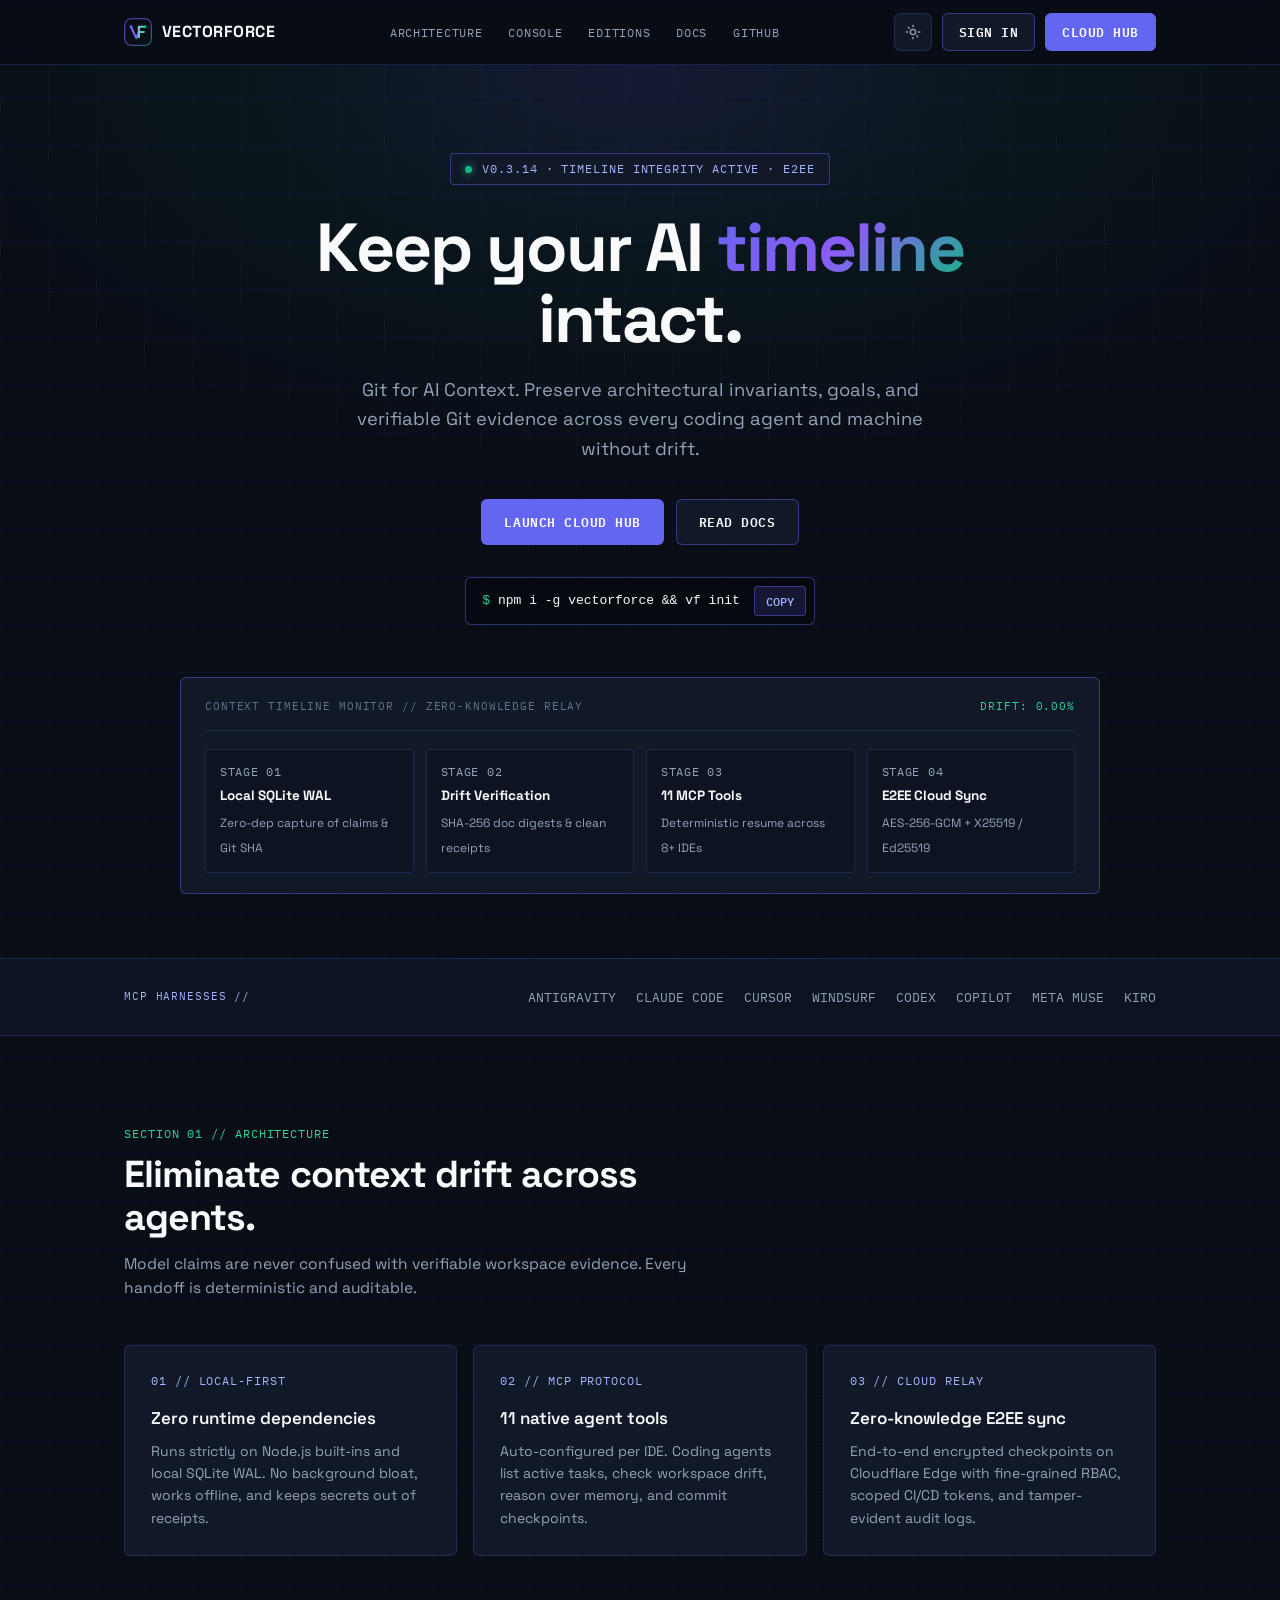
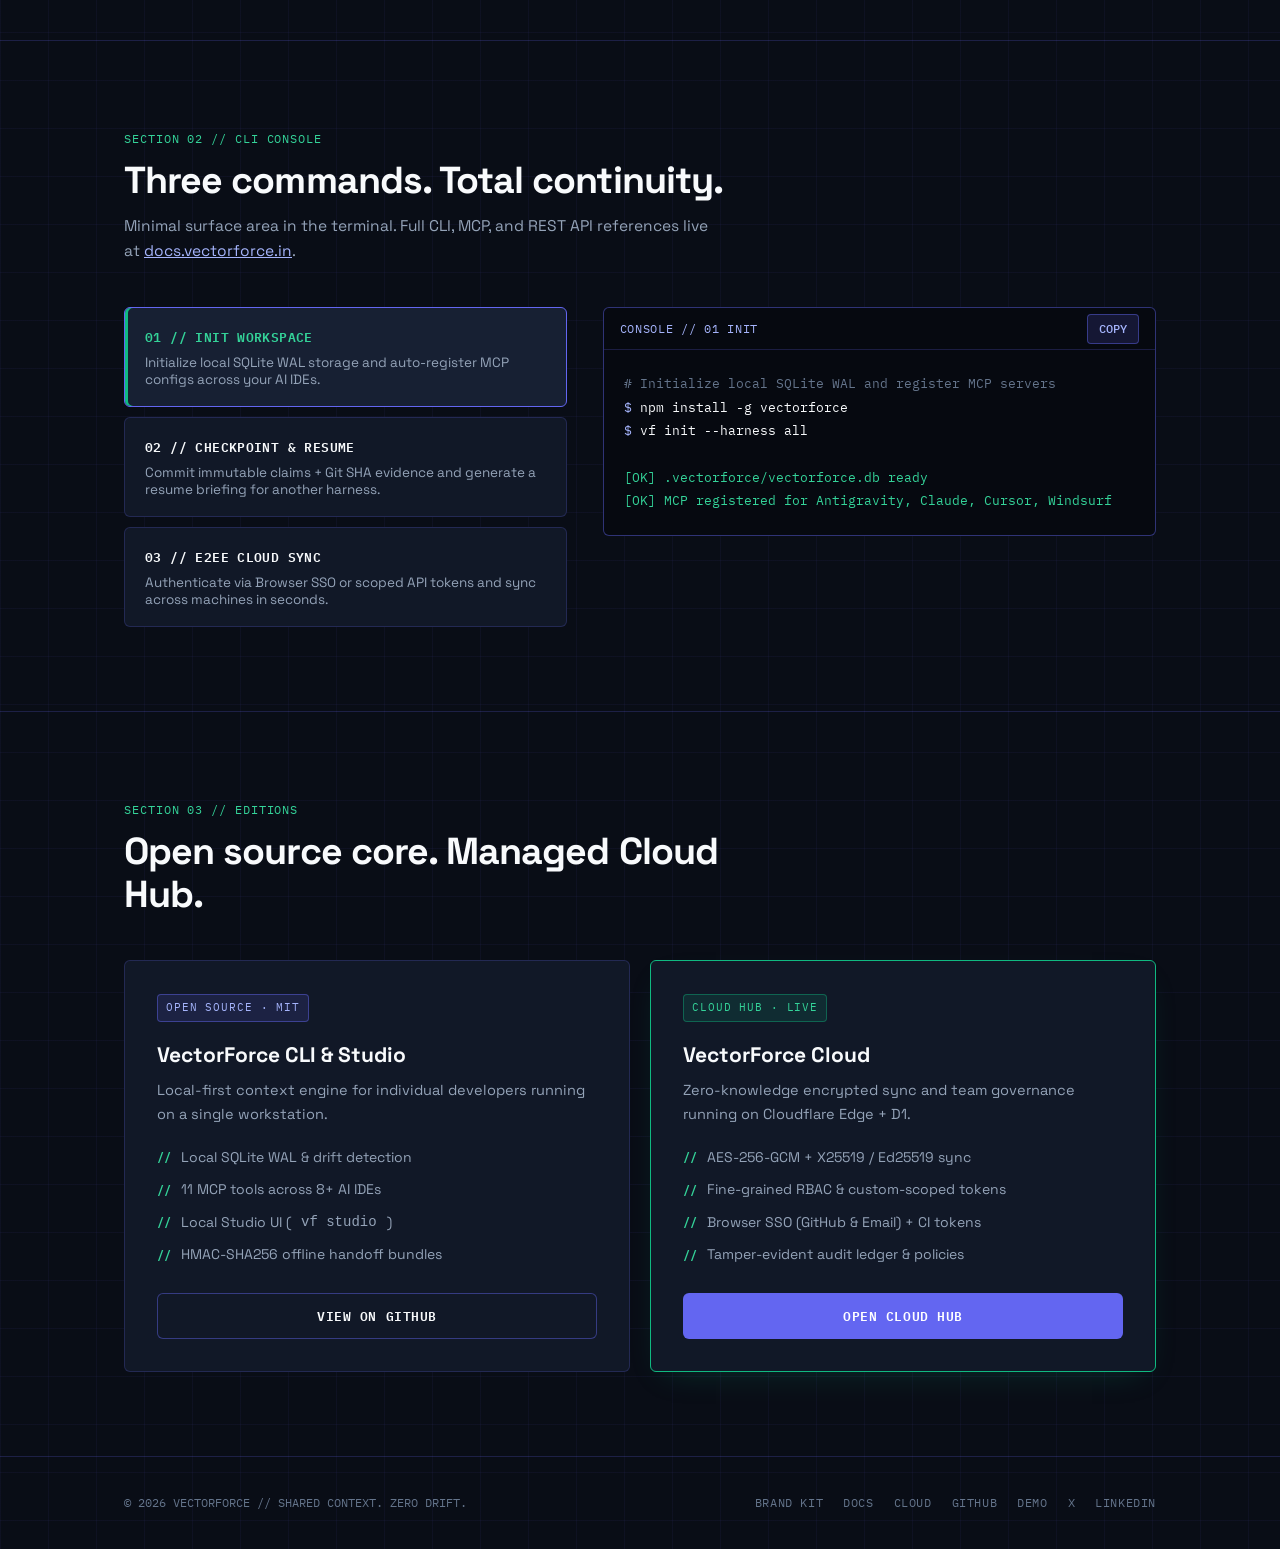
<file: index.html>
<!DOCTYPE html>
<html lang="en" data-theme="dark">
<head>
  <meta charset="UTF-8" />
  <meta name="viewport" content="width=device-width, initial-scale=1.0" />
  <title>VectorForce — Git for AI Context</title>
  <meta name="description" content="Keep your AI engineering timeline intact. Local-first SQLite WAL, 11 MCP tools, and zero-knowledge encrypted Cloud sync." />
  <meta property="og:title" content="VectorForce — Git for AI Context" />
  <meta property="og:description" content="Local-first SQLite WAL, 11 native MCP tools, and zero-knowledge encrypted Cloud sync across every AI coding agent." />
  <meta property="og:image" content="https://vectorforce.in/assets/brand/og-card.svg" />
  <meta property="og:url" content="https://vectorforce.in" />
  <meta name="twitter:card" content="summary_large_image" />
  <link rel="icon" type="image/svg+xml" href="./favicon.svg" />
  <link rel="preconnect" href="https://fonts.googleapis.com" />
  <link rel="preconnect" href="https://fonts.gstatic.com" crossorigin />
  <link href="https://fonts.googleapis.com/css2?family=IBM+Plex+Mono:wght@400;500;600&family=Space+Grotesk:wght@400;500;600;700&display=swap" rel="stylesheet" />
  <style>
    /* VectorForce Native Brand System (derived from favicon.svg) */
    :root {
      --bg: #090d16;
      --bg-alt: #0d1321;
      --surface: #111827;
      --surface-hover: #172033;
      --border: rgba(99, 102, 241, 0.22);
      --border-strong: rgba(99, 102, 241, 0.45);
      --text: #f8fafc;
      --text-secondary: #94a3b8;
      --text-muted: #64748b;
      --brand-indigo: #6366f1;
      --brand-indigo-light: #a5b4fc;
      --brand-violet: #8b5cf6;
      --brand-emerald: #10b981;
      --brand-emerald-light: #34d399;
      --brand-soft: rgba(99, 102, 241, 0.14);
      --emerald-soft: rgba(16, 185, 129, 0.12);
      --brand-grad: linear-gradient(135deg, #6366f1 0%, #8b5cf6 50%, #10b981 100%);
      --btn-bg: #6366f1;
      --btn-text: #ffffff;
      --btn-hover: #4f46e5;
      --code-bg: #060910;
      --grid-line: rgba(99, 102, 241, 0.055);
      --font-display: 'Space Grotesk', -apple-system, BlinkMacSystemFont, sans-serif;
      --font-mono: 'IBM Plex Mono', ui-monospace, SFMono-Regular, Menlo, monospace;
      --radius: 6px;
    }

    html[data-theme="light"] {
      --bg: #f8fafc;
      --bg-alt: #f1f5f9;
      --surface: #ffffff;
      --surface-hover: #f1f5f9;
      --border: rgba(15, 23, 42, 0.12);
      --border-strong: rgba(99, 102, 241, 0.4);
      --text: #090d16;
      --text-secondary: #475569;
      --text-muted: #64748b;
      --brand-indigo: #4f46e5;
      --brand-indigo-light: #4338ca;
      --brand-violet: #7c3aed;
      --brand-emerald: #059669;
      --brand-emerald-light: #047857;
      --brand-soft: rgba(79, 70, 229, 0.09);
      --emerald-soft: rgba(5, 150, 105, 0.1);
      --btn-bg: #4f46e5;
      --btn-text: #ffffff;
      --btn-hover: #4338ca;
      --code-bg: #090d16;
      --grid-line: rgba(15, 23, 42, 0.04);
    }

    *, *::before, *::after { box-sizing: border-box; }
    html { scroll-behavior: smooth; -webkit-font-smoothing: antialiased; }

    body {
      margin: 0;
      font-family: var(--font-display);
      background-color: var(--bg);
      background-image:
        linear-gradient(to right, var(--grid-line) 1px, transparent 1px),
        linear-gradient(to bottom, var(--grid-line) 1px, transparent 1px);
      background-size: 48px 48px;
      color: var(--text);
      line-height: 1.6;
      overflow-x: hidden;
    }

    a { color: inherit; text-decoration: none; }

    .container {
      width: 100%;
      max-width: 1080px;
      margin: 0 auto;
      padding: 0 24px;
    }

    /* Sticky Top Console Bar */
    .navbar {
      position: sticky;
      top: 0;
      z-index: 50;
      background: color-mix(in srgb, var(--bg) 88%, transparent);
      backdrop-filter: blur(12px);
      -webkit-backdrop-filter: blur(12px);
      border-bottom: 1px solid var(--border);
    }

    .nav-inner {
      height: 64px;
      display: flex;
      align-items: center;
      justify-content: space-between;
      gap: 20px;
    }

    .brand {
      display: inline-flex;
      align-items: center;
      gap: 10px;
      font-weight: 700;
      font-size: 16px;
      letter-spacing: 0.03em;
      text-transform: uppercase;
    }

    .brand img {
      width: 28px;
      height: 28px;
      border-radius: 7px;
    }

    .nav-links {
      display: flex;
      align-items: center;
      gap: 26px;
      list-style: none;
      margin: 0;
      padding: 0;
    }

    .nav-links a {
      font-family: var(--font-mono);
      font-size: 12px;
      letter-spacing: 0.06em;
      text-transform: uppercase;
      color: var(--text-secondary);
      transition: color 0.15s ease;
    }

    .nav-links a:hover { color: var(--brand-emerald-light); }

    .nav-actions {
      display: flex;
      align-items: center;
      gap: 10px;
    }

    /* Buttons */
    .btn {
      display: inline-flex;
      align-items: center;
      justify-content: center;
      gap: 8px;
      height: 38px;
      padding: 0 16px;
      border-radius: var(--radius);
      font-family: var(--font-mono);
      font-size: 12.5px;
      font-weight: 600;
      letter-spacing: 0.04em;
      text-transform: uppercase;
      cursor: pointer;
      border: 1px solid transparent;
      transition: all 0.15s ease;
      white-space: nowrap;
    }

    .btn-lg { height: 46px; padding: 0 22px; font-size: 13px; }
    .btn-primary { background: var(--btn-bg); color: var(--btn-text); }
    .btn-primary:hover { background: var(--btn-hover); }
    .btn-secondary { background: var(--surface); color: var(--text); border-color: var(--border-strong); }
    .btn-secondary:hover { background: var(--surface-hover); border-color: var(--brand-emerald); }

    .icon-btn {
      width: 38px;
      height: 38px;
      border-radius: var(--radius);
      border: 1px solid var(--border);
      background: var(--surface);
      color: var(--text-secondary);
      display: inline-flex;
      align-items: center;
      justify-content: center;
      cursor: pointer;
    }
    .icon-btn:hover { color: var(--brand-indigo-light); border-color: var(--brand-indigo); }
    .mobile-menu-btn { display: none; }

    /* Mobile Drawer */
    .mobile-drawer {
      display: none;
      position: fixed;
      inset: 64px 0 0 0;
      background: var(--bg);
      z-index: 45;
      padding: 24px;
      border-top: 1px solid var(--border);
      flex-direction: column;
      gap: 6px;
    }
    .mobile-drawer.open { display: flex; }
    .mobile-drawer a {
      padding: 13px 2px;
      font-family: var(--font-mono);
      font-size: 13px;
      letter-spacing: 0.06em;
      text-transform: uppercase;
      color: var(--text-secondary);
      border-bottom: 1px solid var(--border);
    }
    .mobile-drawer .drawer-ctas {
      margin-top: 20px;
      display: flex;
      flex-direction: column;
      gap: 10px;
    }
    .mobile-drawer .drawer-ctas a { border-bottom: none; padding: 0 16px; }

    /* Hero */
    .hero {
      padding: 88px 0 64px;
      text-align: center;
      border-bottom: 1px solid var(--border);
      background-image: radial-gradient(60% 45% at 50% 0%, rgba(99, 102, 241, 0.14) 0%, rgba(16, 185, 129, 0.05) 50%, transparent 100%);
    }

    .status-strip {
      display: inline-flex;
      align-items: center;
      gap: 10px;
      padding: 6px 14px;
      border: 1px solid var(--border-strong);
      border-radius: 4px;
      background: var(--surface);
      font-family: var(--font-mono);
      font-size: 11.5px;
      letter-spacing: 0.08em;
      text-transform: uppercase;
      color: var(--brand-indigo-light);
      margin-bottom: 28px;
    }

    .pulse-dot {
      width: 7px;
      height: 7px;
      border-radius: 50%;
      background: var(--brand-emerald);
      box-shadow: 0 0 8px var(--brand-emerald);
    }

    h1 {
      margin: 0 auto 20px;
      max-width: 820px;
      font-size: clamp(2.5rem, 6vw, 4.25rem);
      font-weight: 700;
      line-height: 1.04;
      letter-spacing: -0.03em;
    }

    .brand-gradient-text {
      background: var(--brand-grad);
      -webkit-background-clip: text;
      background-clip: text;
      color: transparent;
    }

    .hero-sub {
      margin: 0 auto 36px;
      max-width: 590px;
      font-size: clamp(1rem, 1.8vw, 1.15rem);
      color: var(--text-secondary);
      line-height: 1.6;
    }

    .hero-actions {
      display: flex;
      align-items: center;
      justify-content: center;
      flex-wrap: wrap;
      gap: 12px;
      margin-bottom: 32px;
    }

    .install-bar {
      display: inline-flex;
      align-items: center;
      gap: 14px;
      max-width: 100%;
      padding: 8px 8px 8px 16px;
      border-radius: var(--radius);
      border: 1px solid var(--border-strong);
      background: var(--code-bg);
      color: #f8fafc;
      font-family: var(--font-mono);
      font-size: 13px;
      margin-bottom: 52px;
    }
    .install-bar code { overflow-x: auto; white-space: nowrap; }
    .install-bar .p { color: #34d399; margin-right: 8px; user-select: none; }

    .copy-chip {
      height: 30px;
      padding: 0 11px;
      border-radius: 4px;
      border: 1px solid rgba(99, 102, 241, 0.45);
      background: rgba(99, 102, 241, 0.16);
      color: #a5b4fc;
      font-family: var(--font-mono);
      font-size: 11.5px;
      font-weight: 500;
      text-transform: uppercase;
      cursor: pointer;
      flex-shrink: 0;
    }
    .copy-chip:hover { background: rgba(99, 102, 241, 0.28); color: #ffffff; }

    /* Context Timeline Monitor Strip */
    .timeline-monitor {
      max-width: 920px;
      margin: 0 auto;
      background: var(--surface);
      border: 1px solid var(--border-strong);
      border-radius: var(--radius);
      padding: 20px 24px;
      text-align: left;
    }
    .monitor-top {
      display: flex;
      align-items: center;
      justify-content: space-between;
      flex-wrap: wrap;
      gap: 8px;
      font-family: var(--font-mono);
      font-size: 11px;
      letter-spacing: 0.08em;
      text-transform: uppercase;
      color: var(--text-muted);
      padding-bottom: 14px;
      margin-bottom: 18px;
      border-bottom: 1px solid var(--border);
    }
    .monitor-track {
      display: grid;
      grid-template-columns: repeat(4, 1fr);
      gap: 12px;
    }
    .t-node {
      border: 1px solid var(--border);
      background: var(--bg-alt);
      border-radius: 4px;
      padding: 12px 14px;
    }
    .t-node-id {
      font-family: var(--font-mono);
      font-size: 10.5px;
      color: var(--brand-emerald-light);
      letter-spacing: 0.06em;
      margin-bottom: 4px;
      display: block;
    }
    .t-node strong {
      display: block;
      font-size: 13.5px;
      margin-bottom: 2px;
    }
    .t-node span {
      font-size: 12px;
      color: var(--text-secondary);
    }

    /* Harnesses Bar */
    .harness-bar {
      padding: 28px 0;
      border-bottom: 1px solid var(--border);
      background: var(--bg-alt);
    }
    .harness-inner {
      display: flex;
      align-items: center;
      justify-content: space-between;
      flex-wrap: wrap;
      gap: 12px 24px;
    }
    .harness-tag {
      font-family: var(--font-mono);
      font-size: 11px;
      letter-spacing: 0.08em;
      text-transform: uppercase;
      color: var(--brand-indigo-light);
    }
    .harness-items {
      display: flex;
      flex-wrap: wrap;
      gap: 8px 20px;
      font-family: var(--font-mono);
      font-size: 12.5px;
      color: var(--text-secondary);
    }

    /* Sections */
    section.block {
      padding: 84px 0;
      border-bottom: 1px solid var(--border);
    }
    .sec-head {
      max-width: 600px;
      margin-bottom: 44px;
    }
    .sec-code {
      display: inline-block;
      font-family: var(--font-mono);
      font-size: 11.5px;
      letter-spacing: 0.08em;
      text-transform: uppercase;
      color: var(--brand-emerald-light);
      margin-bottom: 10px;
    }
    .sec-head h2 {
      margin: 0 0 12px;
      font-size: clamp(1.75rem, 3.4vw, 2.35rem);
      font-weight: 700;
      letter-spacing: -0.025em;
      line-height: 1.15;
    }
    .sec-head p {
      margin: 0;
      font-size: 15.5px;
      color: var(--text-secondary);
    }

    /* 3-Column Dossier Grid */
    .grid-3 {
      display: grid;
      grid-template-columns: repeat(3, 1fr);
      gap: 16px;
    }
    .dossier {
      background: var(--surface);
      border: 1px solid var(--border);
      border-radius: var(--radius);
      padding: 26px;
      transition: border-color 0.15s ease;
    }
    .dossier:hover { border-color: var(--brand-indigo); }
    .dossier-num {
      font-family: var(--font-mono);
      font-size: 11.5px;
      color: var(--brand-indigo-light);
      letter-spacing: 0.08em;
      margin-bottom: 14px;
      display: block;
    }
    .dossier h3 { margin: 0 0 8px; font-size: 17px; font-weight: 600; }
    .dossier p { margin: 0; font-size: 14px; color: var(--text-secondary); line-height: 1.6; }

    /* Interactive Console */
    .workflow-grid {
      display: grid;
      grid-template-columns: 1fr 1.25fr;
      gap: 36px;
      align-items: start;
    }
    .steps { display: flex; flex-direction: column; gap: 10px; }
    .step-btn {
      text-align: left;
      background: var(--surface);
      border: 1px solid var(--border);
      border-radius: var(--radius);
      padding: 18px 20px;
      cursor: pointer;
      font-family: inherit;
      color: var(--text);
      transition: all 0.15s ease;
    }
    .step-btn:hover { background: var(--surface-hover); }
    .step-btn.active {
      border-color: var(--brand-indigo);
      background: var(--surface-hover);
      box-shadow: inset 3px 0 0 var(--brand-emerald);
    }
    .step-title {
      font-family: var(--font-mono);
      font-size: 13px;
      font-weight: 600;
      letter-spacing: 0.03em;
      text-transform: uppercase;
      margin-bottom: 6px;
      color: var(--text);
    }
    .step-btn.active .step-title { color: var(--brand-emerald-light); }
    .step-desc { margin: 0; font-size: 13.5px; color: var(--text-secondary); }

    .console {
      background: var(--code-bg);
      border: 1px solid var(--border-strong);
      border-radius: var(--radius);
      overflow: hidden;
      color: #f8fafc;
    }
    .console-bar {
      height: 42px;
      padding: 0 16px;
      border-bottom: 1px solid rgba(99, 102, 241, 0.22);
      display: flex;
      align-items: center;
      justify-content: space-between;
      font-family: var(--font-mono);
      font-size: 11.5px;
      letter-spacing: 0.06em;
      text-transform: uppercase;
      color: #a5b4fc;
    }
    .console pre {
      margin: 0;
      padding: 22px 20px;
      font-family: var(--font-mono);
      font-size: 13px;
      line-height: 1.8;
      overflow-x: auto;
    }
    .c-muted { color: #64748b; }
    .c-indigo { color: #a5b4fc; }
    .c-ok { color: #34d399; }

    /* Editions */
    .grid-2 {
      display: grid;
      grid-template-columns: repeat(2, 1fr);
      gap: 20px;
    }
    .edition {
      background: var(--surface);
      border: 1px solid var(--border);
      border-radius: var(--radius);
      padding: 32px;
      display: flex;
      flex-direction: column;
      justify-content: space-between;
      gap: 28px;
    }
    .edition.featured {
      border-color: var(--brand-emerald);
      box-shadow: 0 12px 32px -16px rgba(16, 185, 129, 0.25);
    }
    .ed-tag {
      display: inline-block;
      font-family: var(--font-mono);
      font-size: 11px;
      letter-spacing: 0.08em;
      text-transform: uppercase;
      padding: 4px 8px;
      border-radius: 4px;
      border: 1px solid var(--border-strong);
      color: var(--brand-indigo-light);
      background: var(--brand-soft);
      margin-bottom: 16px;
    }
    .edition.featured .ed-tag {
      border-color: rgba(16, 185, 129, 0.4);
      background: var(--emerald-soft);
      color: var(--brand-emerald-light);
    }
    .edition h3 { margin: 0 0 8px; font-size: 21px; font-weight: 700; }
    .edition > div > p { margin: 0 0 20px; font-size: 14.5px; color: var(--text-secondary); }
    .ed-list {
      list-style: none;
      margin: 0;
      padding: 0;
      display: flex;
      flex-direction: column;
      gap: 10px;
      font-size: 14px;
      color: var(--text-secondary);
    }
    .ed-list li { display: flex; align-items: center; gap: 10px; }
    .ed-list li::before {
      content: "//";
      font-family: var(--font-mono);
      font-size: 12px;
      color: var(--brand-emerald-light);
      font-weight: 600;
    }

    /* Footer */
    footer {
      padding: 36px 0;
      font-family: var(--font-mono);
      font-size: 12px;
      color: var(--text-muted);
    }
    .footer-inner {
      display: flex;
      align-items: center;
      justify-content: space-between;
      flex-wrap: wrap;
      gap: 16px;
    }
    .footer-links { display: flex; align-items: center; flex-wrap: wrap; gap: 20px; text-transform: uppercase; letter-spacing: 0.05em; }
    .footer-links a:hover { color: var(--brand-emerald-light); }

    @media (max-width: 900px) {
      .nav-links, .nav-actions .desktop-only { display: none; }
      .mobile-menu-btn { display: inline-flex; }
      .grid-3, .grid-2, .workflow-grid, .monitor-track { grid-template-columns: 1fr; }
      .hero { padding: 56px 0 48px; }
      section.block { padding: 60px 0; }
    }
    @media (max-width: 520px) {
      .container { padding: 0 18px; }
      .hero-actions { flex-direction: column; width: 100%; }
      .hero-actions .btn { width: 100%; }
      .install-bar { width: 100%; justify-content: space-between; }
    }
  </style>
</head>
<body>
  <header class="navbar">
    <div class="container nav-inner">
      <a href="#" class="brand">
        <img src="./favicon.svg" alt="VectorForce" />
        <span>VectorForce</span>
      </a>

      <ul class="nav-links">
        <li><a href="#pillars">Architecture</a></li>
        <li><a href="#workflow">Console</a></li>
        <li><a href="#editions">Editions</a></li>
        <li><a href="https://docs.vectorforce.in" target="_blank" rel="noopener noreferrer">Docs</a></li>
        <li><a href="https://github.com/getvectorforce/VectorForce" target="_blank" rel="noopener noreferrer">GitHub</a></li>
      </ul>

      <div class="nav-actions">
        <button class="icon-btn" id="themeToggle" type="button" aria-label="Toggle Dark / Light" title="Toggle Dark / Light">
          <svg width="16" height="16" viewBox="0 0 24 24" fill="none" stroke="currentColor" stroke-width="2" stroke-linecap="round" stroke-linejoin="round"><circle cx="12" cy="12" r="4"/><path d="M12 2v2"/><path d="M12 20v2"/><path d="m4.93 4.93 1.41 1.41"/><path d="m17.66 17.66 1.41 1.41"/><path d="M2 12h2"/><path d="M20 12h2"/></svg>
        </button>
        <a href="https://cloud.vectorforce.in/login" target="_blank" rel="noopener noreferrer" class="btn btn-secondary desktop-only">Sign In</a>
        <a href="https://cloud.vectorforce.in" target="_blank" rel="noopener noreferrer" class="btn btn-primary desktop-only">Cloud Hub</a>
        <button class="icon-btn mobile-menu-btn" id="mobileMenuBtn" type="button" aria-label="Open menu">
          <svg width="18" height="18" viewBox="0 0 24 24" fill="none" stroke="currentColor" stroke-width="2" stroke-linecap="round"><line x1="4" y1="7" x2="20" y2="7"/><line x1="4" y1="12" x2="20" y2="12"/><line x1="4" y1="17" x2="20" y2="17"/></svg>
        </button>
      </div>
    </div>
  </header>

  <nav class="mobile-drawer" id="mobileDrawer" aria-label="Mobile navigation">
    <a href="#pillars" class="drawer-link">Architecture</a>
    <a href="#workflow" class="drawer-link">Console</a>
    <a href="#editions" class="drawer-link">Editions</a>
    <a href="https://docs.vectorforce.in" target="_blank" rel="noopener noreferrer">Docs</a>
    <a href="https://github.com/getvectorforce/VectorForce" target="_blank" rel="noopener noreferrer">GitHub</a>
    <div class="drawer-ctas">
      <a href="https://cloud.vectorforce.in" target="_blank" rel="noopener noreferrer" class="btn btn-primary btn-lg">Open Cloud Hub</a>
      <a href="https://cloud.vectorforce.in/login" target="_blank" rel="noopener noreferrer" class="btn btn-secondary btn-lg">Sign In</a>
    </div>
  </nav>

  <main>
    <section class="hero">
      <div class="container">
        <div class="status-strip">
          <span class="pulse-dot"></span>
          <span>V0.3.14 &middot; TIMELINE INTEGRITY ACTIVE &middot; E2EE</span>
        </div>

        <h1>Keep your AI <span class="brand-gradient-text">timeline</span> intact.</h1>

        <p class="hero-sub">
          Git for AI Context. Preserve architectural invariants, goals, and verifiable Git evidence across every coding agent and machine without drift.
        </p>

        <div class="hero-actions">
          <a href="https://cloud.vectorforce.in" target="_blank" rel="noopener noreferrer" class="btn btn-primary btn-lg">Launch Cloud Hub</a>
          <a href="https://docs.vectorforce.in" target="_blank" rel="noopener noreferrer" class="btn btn-secondary btn-lg">Read Docs</a>
        </div>

        <div class="install-bar">
          <code><span class="p">$</span>npm i -g vectorforce &amp;&amp; vf init</code>
          <button type="button" class="copy-chip" data-copy="npm i -g vectorforce && vf init">Copy</button>
        </div>

        <!-- Context Timeline Monitor -->
        <div class="timeline-monitor" aria-label="Context Continuity Timeline">
          <div class="monitor-top">
            <span>CONTEXT TIMELINE MONITOR // ZERO-KNOWLEDGE RELAY</span>
            <span style="color:var(--brand-emerald-light);">DRIFT: 0.00%</span>
          </div>
          <div class="monitor-track">
            <div class="t-node">
              <span class="t-node-id">STAGE 01</span>
              <strong>Local SQLite WAL</strong>
              <span>Zero-dep capture of claims &amp; Git SHA</span>
            </div>
            <div class="t-node">
              <span class="t-node-id">STAGE 02</span>
              <strong>Drift Verification</strong>
              <span>SHA-256 doc digests &amp; clean receipts</span>
            </div>
            <div class="t-node">
              <span class="t-node-id">STAGE 03</span>
              <strong>11 MCP Tools</strong>
              <span>Deterministic resume across 8+ IDEs</span>
            </div>
            <div class="t-node">
              <span class="t-node-id">STAGE 04</span>
              <strong>E2EE Cloud Sync</strong>
              <span>AES-256-GCM + X25519 / Ed25519</span>
            </div>
          </div>
        </div>
      </div>
    </section>

    <div class="harness-bar">
      <div class="container harness-inner">
        <span class="harness-tag">MCP HARNESSES //</span>
        <div class="harness-items">
          <span>ANTIGRAVITY</span>
          <span>CLAUDE CODE</span>
          <span>CURSOR</span>
          <span>WINDSURF</span>
          <span>CODEX</span>
          <span>COPILOT</span>
          <span>META MUSE</span>
          <span>KIRO</span>
        </div>
      </div>
    </div>

    <!-- 3-Column Dossier -->
    <section class="block" id="pillars">
      <div class="container">
        <div class="sec-head">
          <span class="sec-code">SECTION 01 // ARCHITECTURE</span>
          <h2>Eliminate context drift across agents.</h2>
          <p>Model claims are never confused with verifiable workspace evidence. Every handoff is deterministic and auditable.</p>
        </div>

        <div class="grid-3">
          <article class="dossier">
            <span class="dossier-num">01 // LOCAL-FIRST</span>
            <h3>Zero runtime dependencies</h3>
            <p>Runs strictly on Node.js built-ins and local SQLite WAL. No background bloat, works offline, and keeps secrets out of receipts.</p>
          </article>
          <article class="dossier">
            <span class="dossier-num">02 // MCP PROTOCOL</span>
            <h3>11 native agent tools</h3>
            <p>Auto-configured per IDE. Coding agents list active tasks, check workspace drift, reason over memory, and commit checkpoints.</p>
          </article>
          <article class="dossier">
            <span class="dossier-num">03 // CLOUD RELAY</span>
            <h3>Zero-knowledge E2EE sync</h3>
            <p>End-to-end encrypted checkpoints on Cloudflare Edge with fine-grained RBAC, scoped CI/CD tokens, and tamper-evident audit logs.</p>
          </article>
        </div>
      </div>
    </section>

    <!-- Interactive Console -->
    <section class="block" id="workflow">
      <div class="container">
        <div class="sec-head">
          <span class="sec-code">SECTION 02 // CLI CONSOLE</span>
          <h2>Three commands. Total continuity.</h2>
          <p>Minimal surface area in the terminal. Full CLI, MCP, and REST API references live at <a href="https://docs.vectorforce.in" target="_blank" rel="noopener noreferrer" style="color:var(--brand-indigo-light);text-decoration:underline;">docs.vectorforce.in</a>.</p>
        </div>

        <div class="workflow-grid">
          <div class="steps" role="tablist">
            <button type="button" class="step-btn active" data-step="0">
              <div class="step-title">01 // INIT WORKSPACE</div>
              <p class="step-desc">Initialize local SQLite WAL storage and auto-register MCP configs across your AI IDEs.</p>
            </button>
            <button type="button" class="step-btn" data-step="1">
              <div class="step-title">02 // CHECKPOINT &amp; RESUME</div>
              <p class="step-desc">Commit immutable claims + Git SHA evidence and generate a resume briefing for another harness.</p>
            </button>
            <button type="button" class="step-btn" data-step="2">
              <div class="step-title">03 // E2EE CLOUD SYNC</div>
              <p class="step-desc">Authenticate via Browser SSO or scoped API tokens and sync across machines in seconds.</p>
            </button>
          </div>

          <div class="console">
            <div class="console-bar">
              <span id="termLabel">CONSOLE // 01 INIT</span>
              <button type="button" class="copy-chip" id="termCopyBtn">Copy</button>
            </div>
            <pre id="termBody"></pre>
          </div>
        </div>
      </div>
    </section>

    <!-- OSS vs Cloud -->
    <section class="block" id="editions">
      <div class="container">
        <div class="sec-head">
          <span class="sec-code">SECTION 03 // EDITIONS</span>
          <h2>Open source core. Managed Cloud Hub.</h2>
        </div>

        <div class="grid-2">
          <div class="edition">
            <div>
              <span class="ed-tag">OPEN SOURCE &middot; MIT</span>
              <h3>VectorForce CLI &amp; Studio</h3>
              <p>Local-first context engine for individual developers running on a single workstation.</p>
              <ul class="ed-list">
                <li>Local SQLite WAL &amp; drift detection</li>
                <li>11 MCP tools across 8+ AI IDEs</li>
                <li>Local Studio UI (<code>vf studio</code>)</li>
                <li>HMAC-SHA256 offline handoff bundles</li>
              </ul>
            </div>
            <a href="https://github.com/getvectorforce/VectorForce" target="_blank" rel="noopener noreferrer" class="btn btn-secondary btn-lg">View on GitHub</a>
          </div>

          <div class="edition featured">
            <div>
              <span class="ed-tag">CLOUD HUB &middot; LIVE</span>
              <h3>VectorForce Cloud</h3>
              <p>Zero-knowledge encrypted sync and team governance running on Cloudflare Edge + D1.</p>
              <ul class="ed-list">
                <li>AES-256-GCM + X25519 / Ed25519 sync</li>
                <li>Fine-grained RBAC &amp; custom-scoped tokens</li>
                <li>Browser SSO (GitHub &amp; Email) + CI tokens</li>
                <li>Tamper-evident audit ledger &amp; policies</li>
              </ul>
            </div>
            <a href="https://cloud.vectorforce.in" target="_blank" rel="noopener noreferrer" class="btn btn-primary btn-lg">Open Cloud Hub</a>
          </div>
        </div>
      </div>
    </section>
  </main>

  <footer>
    <div class="container footer-inner">
      <span>&copy; 2026 VECTORFORCE // SHARED CONTEXT. ZERO DRIFT.</span>
      <div class="footer-links">
        <a href="./brand-kit.html">Brand Kit</a>
        <a href="https://docs.vectorforce.in" target="_blank" rel="noopener noreferrer">Docs</a>
        <a href="https://cloud.vectorforce.in" target="_blank" rel="noopener noreferrer">Cloud</a>
        <a href="https://github.com/getvectorforce/VectorForce" target="_blank" rel="noopener noreferrer">GitHub</a>
        <a href="https://youtu.be/Ufb_IjCU2l4" target="_blank" rel="noopener noreferrer">Demo</a>
        <a href="https://x.com/Vectorforce26" target="_blank" rel="noopener noreferrer">X</a>
        <a href="https://www.linkedin.com/company/vectorforce" target="_blank" rel="noopener noreferrer">LinkedIn</a>
      </div>
    </div>
  </footer>

  <script>
    const STEPS = [
      {
        label: 'CONSOLE // 01 INIT',
        raw: 'npm install -g vectorforce\nvf init --harness all',
        html: `<span class="c-muted"># Initialize local SQLite WAL and register MCP servers</span>\n<span class="c-indigo">$</span> npm install -g vectorforce\n<span class="c-indigo">$</span> vf init --harness all\n\n<span class="c-ok">[OK] .vectorforce/vectorforce.db ready</span>\n<span class="c-ok">[OK] MCP registered for Antigravity, Claude, Cursor, Windsurf</span>`
      },
      {
        label: 'CONSOLE // 02 CHECKPOINT',
        raw: 'vf checkpoint --task auth-v2 --summary "ES256 JWKS verification"\nvf resume --task auth-v2 --dest cursor',
        html: `<span class="c-muted"># Commit immutable checkpoint with verifiable Git evidence</span>\n<span class="c-indigo">$</span> vf checkpoint --task auth-v2 --summary "ES256 JWKS verification"\n<span class="c-ok">[OK] Committed cp_8f2a9c (HEAD: 9d08dae, DRIFT: 0)</span>\n\n<span class="c-muted"># Generate deterministic briefing for destination harness</span>\n<span class="c-indigo">$</span> vf resume --task auth-v2 --dest cursor`
      },
      {
        label: 'CONSOLE // 03 SYNC',
        raw: 'vf login\nvf push\nvf pull',
        html: `<span class="c-muted"># Authenticate via Browser SSO and push encrypted context</span>\n<span class="c-indigo">$</span> vf login\n<span class="c-ok">[OK] Authenticated -> https://cloud.vectorforce.in</span>\n\n<span class="c-indigo">$</span> vf push\n<span class="c-ok">[OK] Synced E2EE checkpoints (AES-256-GCM + X25519)</span>`
      }
    ];

    let activeStep = 0;
    const termLabel = document.getElementById('termLabel');
    const termBody = document.getElementById('termBody');
    const termCopyBtn = document.getElementById('termCopyBtn');

    function renderStep(idx) {
      activeStep = idx;
      termLabel.textContent = STEPS[idx].label;
      termBody.innerHTML = STEPS[idx].html;
      document.querySelectorAll('.step-btn').forEach((b, i) => b.classList.toggle('active', i === idx));
    }

    document.querySelectorAll('.step-btn').forEach((b) => {
      b.addEventListener('click', () => renderStep(Number(b.dataset.step)));
    });

    termCopyBtn.addEventListener('click', async () => {
      try {
        await navigator.clipboard.writeText(STEPS[activeStep].raw);
        termCopyBtn.textContent = 'Copied';
        setTimeout(() => { termCopyBtn.textContent = 'Copy'; }, 1400);
      } catch {}
    });

    document.querySelectorAll('[data-copy]').forEach((btn) => {
      btn.addEventListener('click', async () => {
        try {
          await navigator.clipboard.writeText(btn.dataset.copy);
          const prev = btn.textContent;
          btn.textContent = 'Copied';
          setTimeout(() => { btn.textContent = prev; }, 1400);
        } catch {}
      });
    });

    document.getElementById('themeToggle').addEventListener('click', () => {
      const next = document.documentElement.getAttribute('data-theme') === 'dark' ? 'light' : 'dark';
      document.documentElement.setAttribute('data-theme', next);
    });

    const drawer = document.getElementById('mobileDrawer');
    document.getElementById('mobileMenuBtn').addEventListener('click', () => drawer.classList.toggle('open'));
    document.querySelectorAll('.drawer-link').forEach((a) => a.addEventListener('click', () => drawer.classList.remove('open')));

    renderStep(0);
  </script>
</body>
</html>
</file>
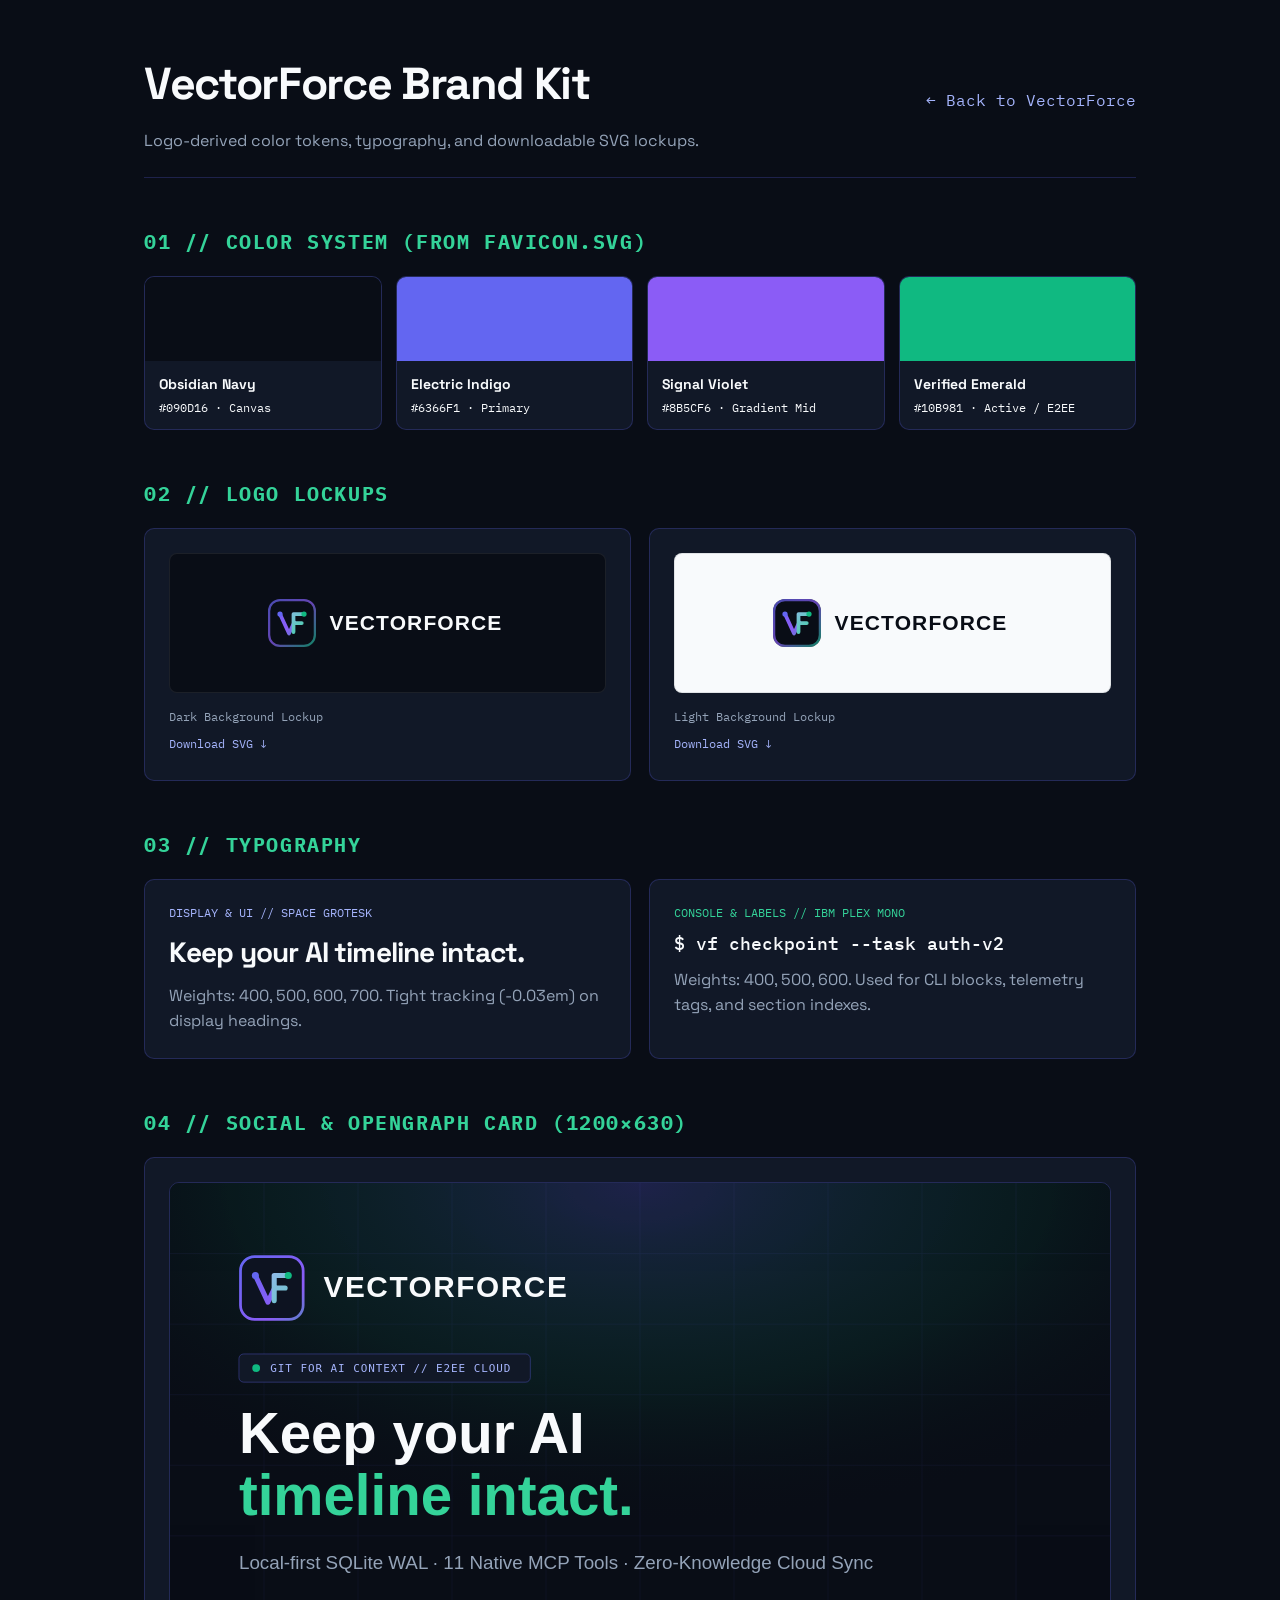
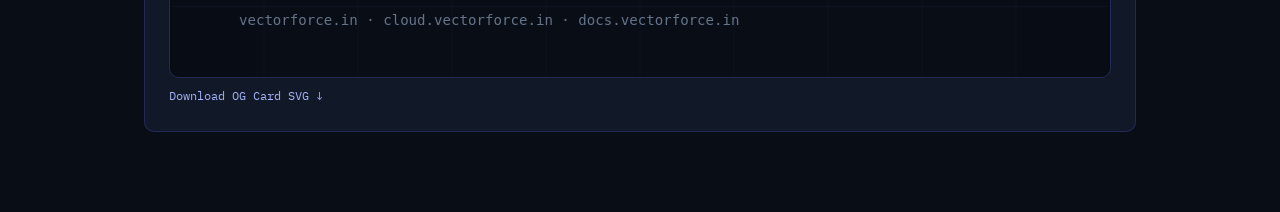
<file: brand-kit.html>
<!DOCTYPE html>
<html lang="en">
<head>
  <meta charset="UTF-8" />
  <meta name="viewport" content="width=device-width, initial-scale=1.0" />
  <title>VectorForce Brand Kit &amp; Assets</title>
  <link rel="icon" type="image/svg+xml" href="./favicon.svg" />
  <link rel="preconnect" href="https://fonts.googleapis.com" />
  <link rel="preconnect" href="https://fonts.gstatic.com" crossorigin />
  <link href="https://fonts.googleapis.com/css2?family=IBM+Plex+Mono:wght@400;500;600&family=Space+Grotesk:wght@400;500;600;700&display=swap" rel="stylesheet" />
  <style>
    :root {
      --bg: #090d16;
      --surface: #111827;
      --border: rgba(99, 102, 241, 0.24);
      --text: #f8fafc;
      --muted: #94a3b8;
      --indigo: #6366f1;
      --violet: #8b5cf6;
      --emerald: #10b981;
    }
    * { box-sizing: border-box; }
    body {
      margin: 0;
      font-family: 'Space Grotesk', sans-serif;
      background: var(--bg);
      color: var(--text);
      line-height: 1.6;
    }
    .container { max-width: 1040px; margin: 0 auto; padding: 48px 24px 80px; }
    .top { display: flex; align-items: center; justify-content: space-between; flex-wrap: wrap; gap: 16px; padding-bottom: 24px; border-bottom: 1px solid var(--border); margin-bottom: 48px; }
    .mono { font-family: 'IBM Plex Mono', monospace; }
    a { color: #a5b4fc; text-decoration: none; }
    a:hover { color: #34d399; }
    h1 { margin: 0 0 8px; font-size: clamp(2rem, 4vw, 2.8rem); letter-spacing: -0.03em; }
    h2 { margin: 48px 0 18px; font-size: 1.25rem; font-family: 'IBM Plex Mono', monospace; text-transform: uppercase; letter-spacing: 0.08em; color: #34d399; }
    .sub { color: var(--muted); margin: 0; }
    .grid-2 { display: grid; grid-template-columns: repeat(auto-fit, minmax(300px, 1fr)); gap: 18px; }
    .grid-4 { display: grid; grid-template-columns: repeat(auto-fit, minmax(190px, 1fr)); gap: 14px; }
    .card { background: var(--surface); border: 1px solid var(--border); border-radius: 10px; padding: 24px; }
    .logo-box { display: flex; align-items: center; justify-content: center; height: 140px; border-radius: 8px; margin-bottom: 14px; padding: 20px; }
    .logo-box.dark { background: #090d16; border: 1px solid rgba(255,255,255,0.08); }
    .logo-box.light { background: #f8fafc; border: 1px solid rgba(15,23,42,0.1); }
    .swatch { border-radius: 10px; overflow: hidden; border: 1px solid var(--border); background: var(--surface); cursor: pointer; }
    .swatch-color { height: 84px; }
    .swatch-meta { padding: 12px 14px; font-family: 'IBM Plex Mono', monospace; font-size: 12px; }
    .swatch-meta strong { display: block; font-family: 'Space Grotesk', sans-serif; font-size: 14px; margin-bottom: 2px; }
    .og-preview { width: 100%; border-radius: 10px; border: 1px solid var(--border); display: block; }
    .dl { display: inline-block; margin-top: 8px; font-family: 'IBM Plex Mono', monospace; font-size: 12px; }
  </style>
</head>
<body>
  <div class="container">
    <div class="top">
      <div>
        <h1>VectorForce Brand Kit</h1>
        <p class="sub">Logo-derived color tokens, typography, and downloadable SVG lockups.</p>
      </div>
      <a href="./" class="mono">&larr; Back to VectorForce</a>
    </div>

    <h2>01 // Color System (from favicon.svg)</h2>
    <div class="grid-4">
      <div class="swatch" data-copy="#090D16">
        <div class="swatch-color" style="background:#090d16;"></div>
        <div class="swatch-meta"><strong>Obsidian Navy</strong>#090D16 &middot; Canvas</div>
      </div>
      <div class="swatch" data-copy="#6366F1">
        <div class="swatch-color" style="background:#6366f1;"></div>
        <div class="swatch-meta"><strong>Electric Indigo</strong>#6366F1 &middot; Primary</div>
      </div>
      <div class="swatch" data-copy="#8B5CF6">
        <div class="swatch-color" style="background:#8b5cf6;"></div>
        <div class="swatch-meta"><strong>Signal Violet</strong>#8B5CF6 &middot; Gradient Mid</div>
      </div>
      <div class="swatch" data-copy="#10B981">
        <div class="swatch-color" style="background:#10b981;"></div>
        <div class="swatch-meta"><strong>Verified Emerald</strong>#10B981 &middot; Active / E2EE</div>
      </div>
    </div>

    <h2>02 // Logo Lockups</h2>
    <div class="grid-2">
      <div class="card">
        <div class="logo-box dark"><img src="./assets/brand/logo-horizontal-dark.svg" alt="VectorForce Dark Lockup" style="max-width:100%;height:48px;" /></div>
        <div class="mono" style="font-size:12px;color:var(--muted);">Dark Background Lockup</div>
        <a class="dl" href="./assets/brand/logo-horizontal-dark.svg" download>Download SVG &darr;</a>
      </div>
      <div class="card">
        <div class="logo-box light"><img src="./assets/brand/logo-horizontal-light.svg" alt="VectorForce Light Lockup" style="max-width:100%;height:48px;" /></div>
        <div class="mono" style="font-size:12px;color:var(--muted);">Light Background Lockup</div>
        <a class="dl" href="./assets/brand/logo-horizontal-light.svg" download>Download SVG &darr;</a>
      </div>
    </div>

    <h2>03 // Typography</h2>
    <div class="grid-2">
      <div class="card">
        <div class="mono" style="font-size:11.5px;color:#a5b4fc;margin-bottom:8px;">DISPLAY &amp; UI // SPACE GROTESK</div>
        <div style="font-size:28px;font-weight:700;letter-spacing:-0.03em;">Keep your AI timeline intact.</div>
        <p class="sub" style="margin-top:8px;">Weights: 400, 500, 600, 700. Tight tracking (-0.03em) on display headings.</p>
      </div>
      <div class="card">
        <div class="mono" style="font-size:11.5px;color:#34d399;margin-bottom:8px;">CONSOLE &amp; LABELS // IBM PLEX MONO</div>
        <div class="mono" style="font-size:18px;font-weight:500;">$ vf checkpoint --task auth-v2</div>
        <p class="sub" style="margin-top:8px;">Weights: 400, 500, 600. Used for CLI blocks, telemetry tags, and section indexes.</p>
      </div>
    </div>

    <h2>04 // Social &amp; OpenGraph Card (1200&times;630)</h2>
    <div class="card">
      <img src="./assets/brand/og-card.svg" alt="VectorForce OpenGraph Card" class="og-preview" />
      <a class="dl" href="./assets/brand/og-card.svg" download>Download OG Card SVG &darr;</a>
    </div>
  </div>

  <script>
    document.querySelectorAll('[data-copy]').forEach((el) => {
      el.addEventListener('click', async () => {
        try {
          await navigator.clipboard.writeText(el.dataset.copy);
          const meta = el.querySelector('.swatch-meta');
          const orig = meta.innerHTML;
          meta.innerHTML = '<strong>Copied ' + el.dataset.copy + '</strong>';
          setTimeout(() => { meta.innerHTML = orig; }, 1200);
        } catch {}
      });
    });
  </script>
</body>
</html>
</file>
